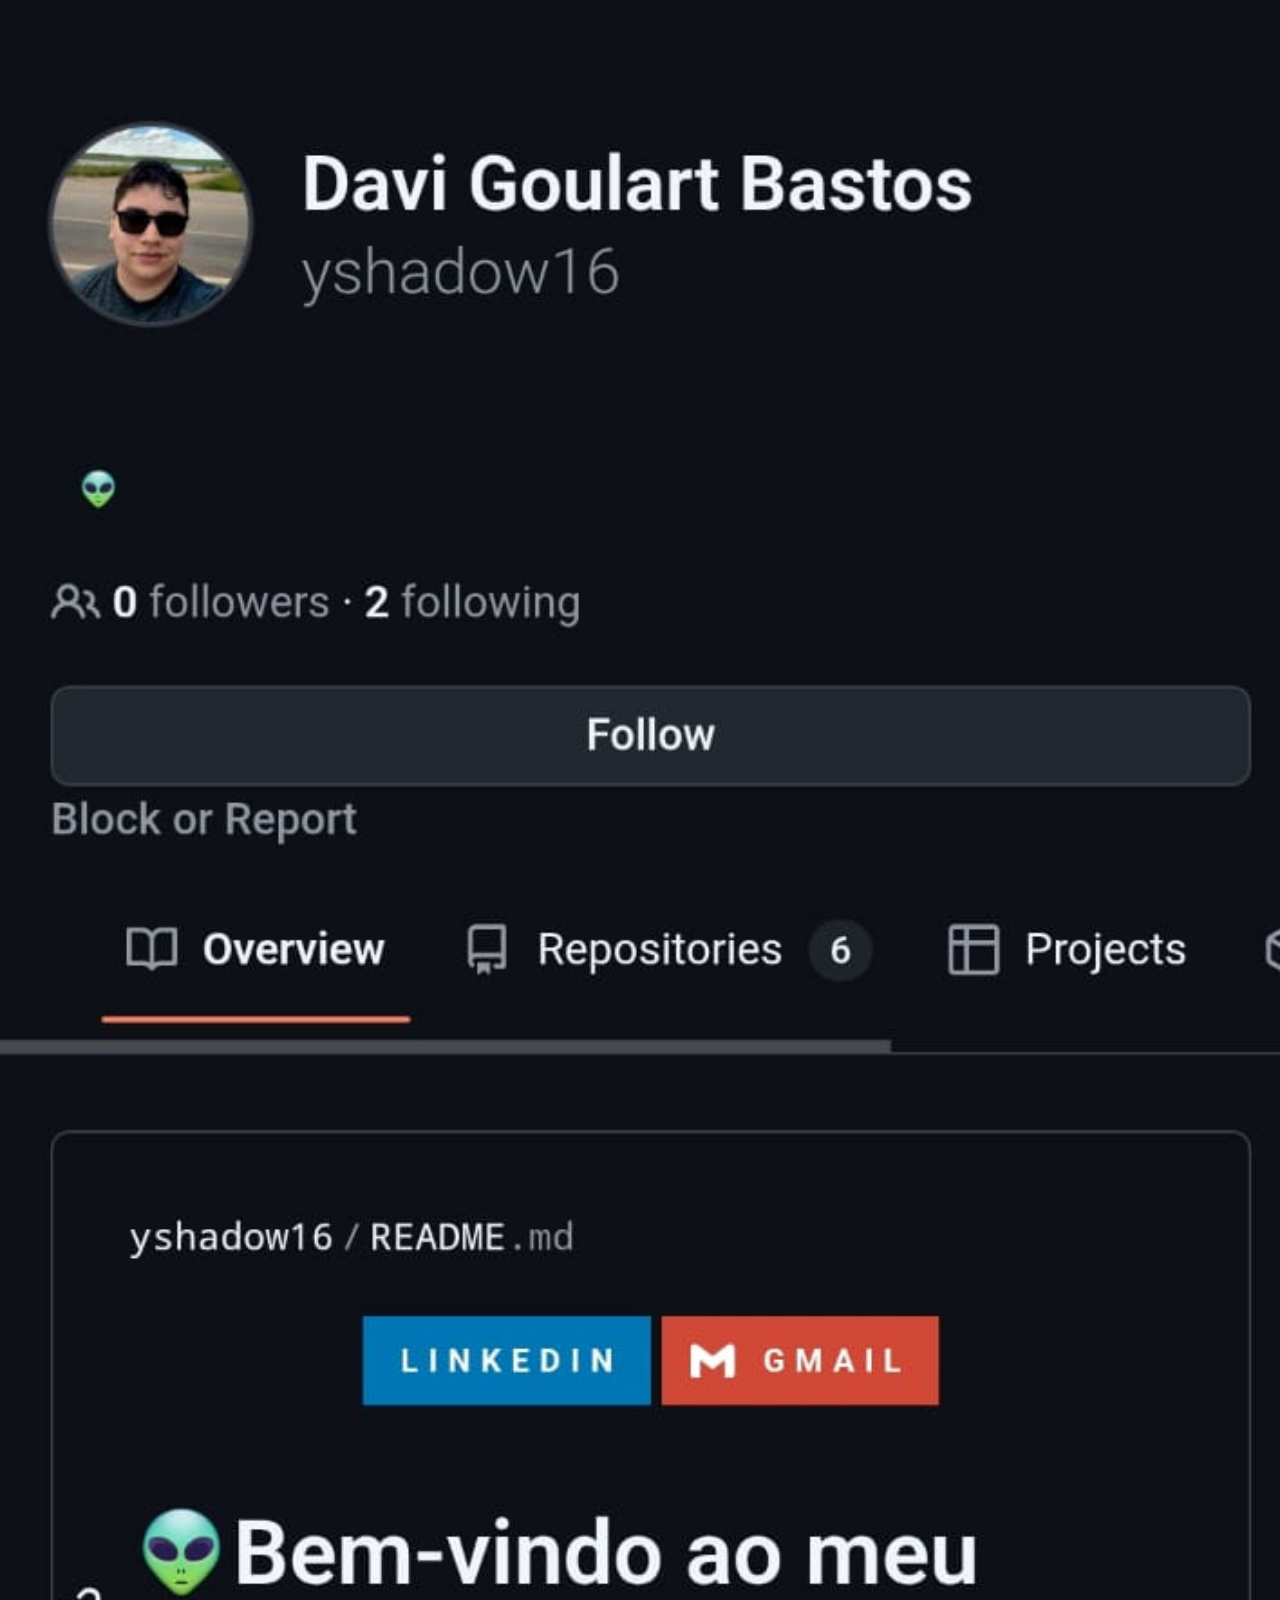
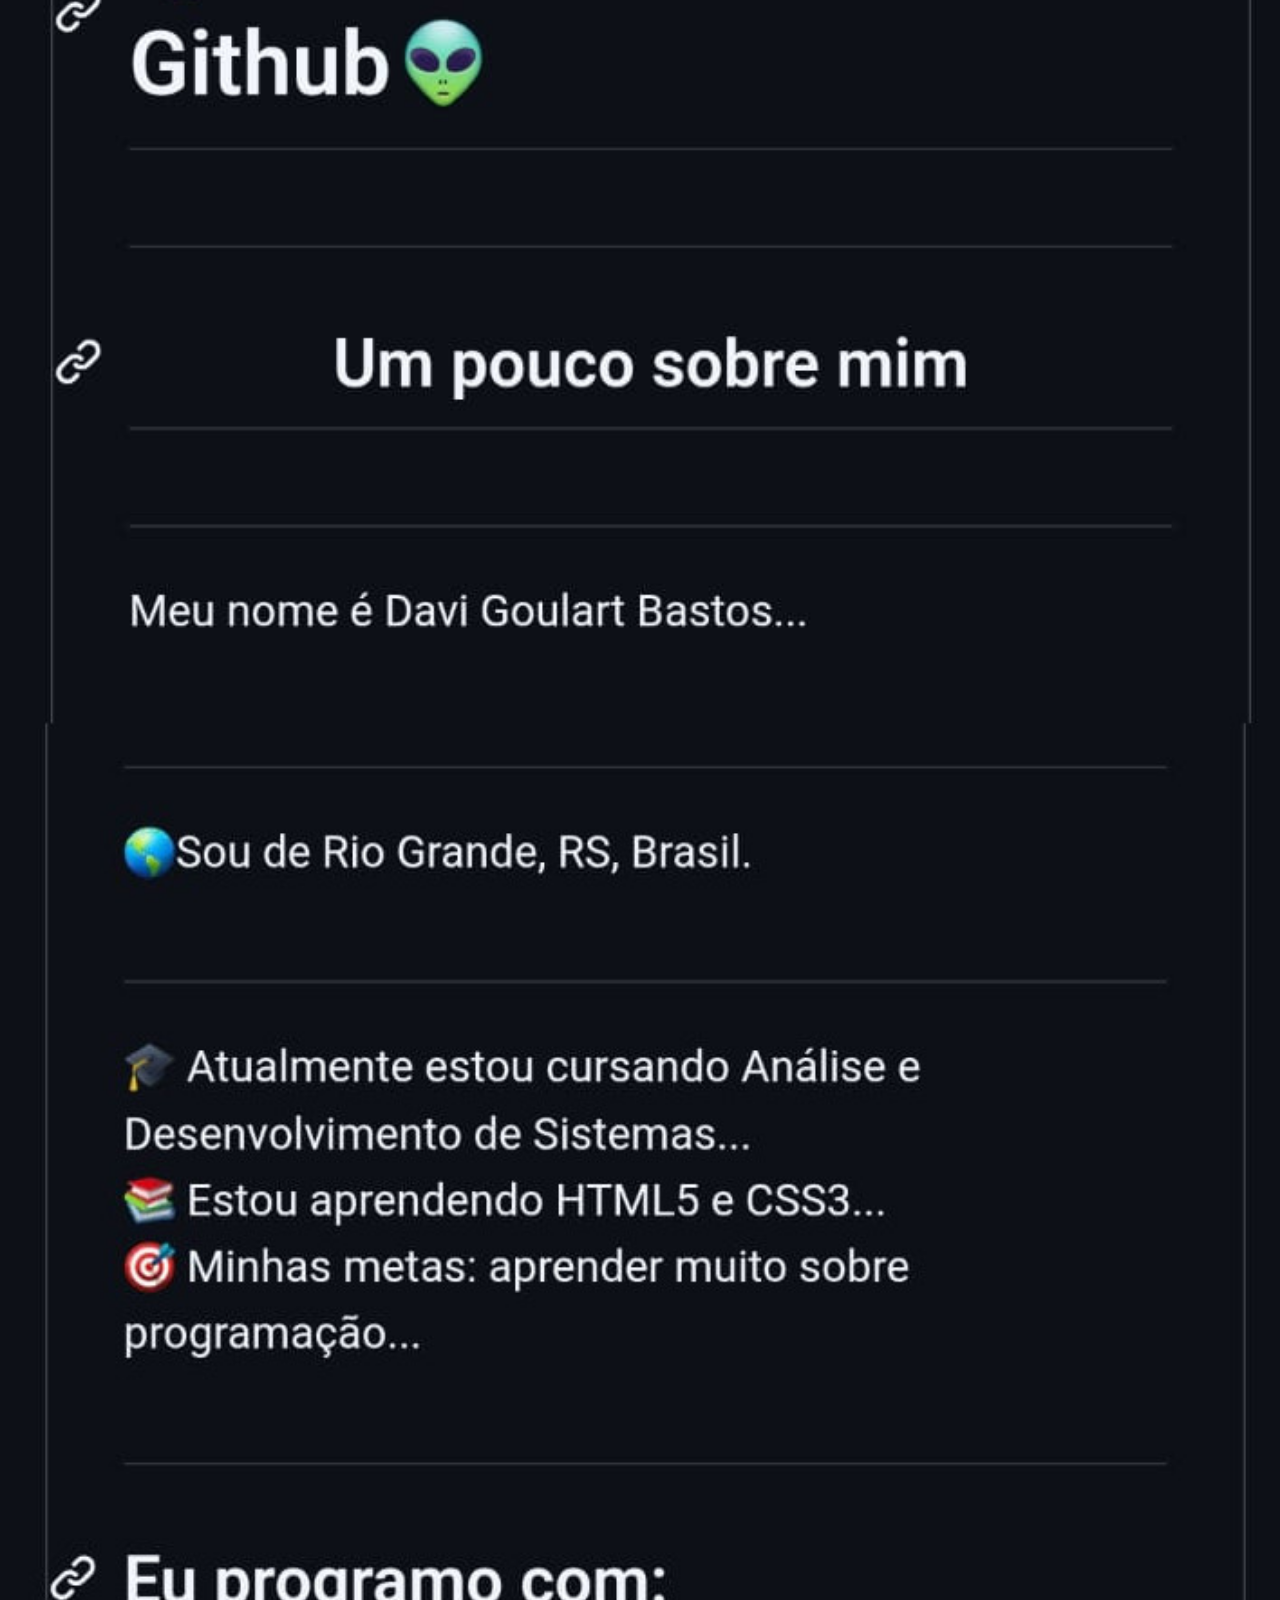
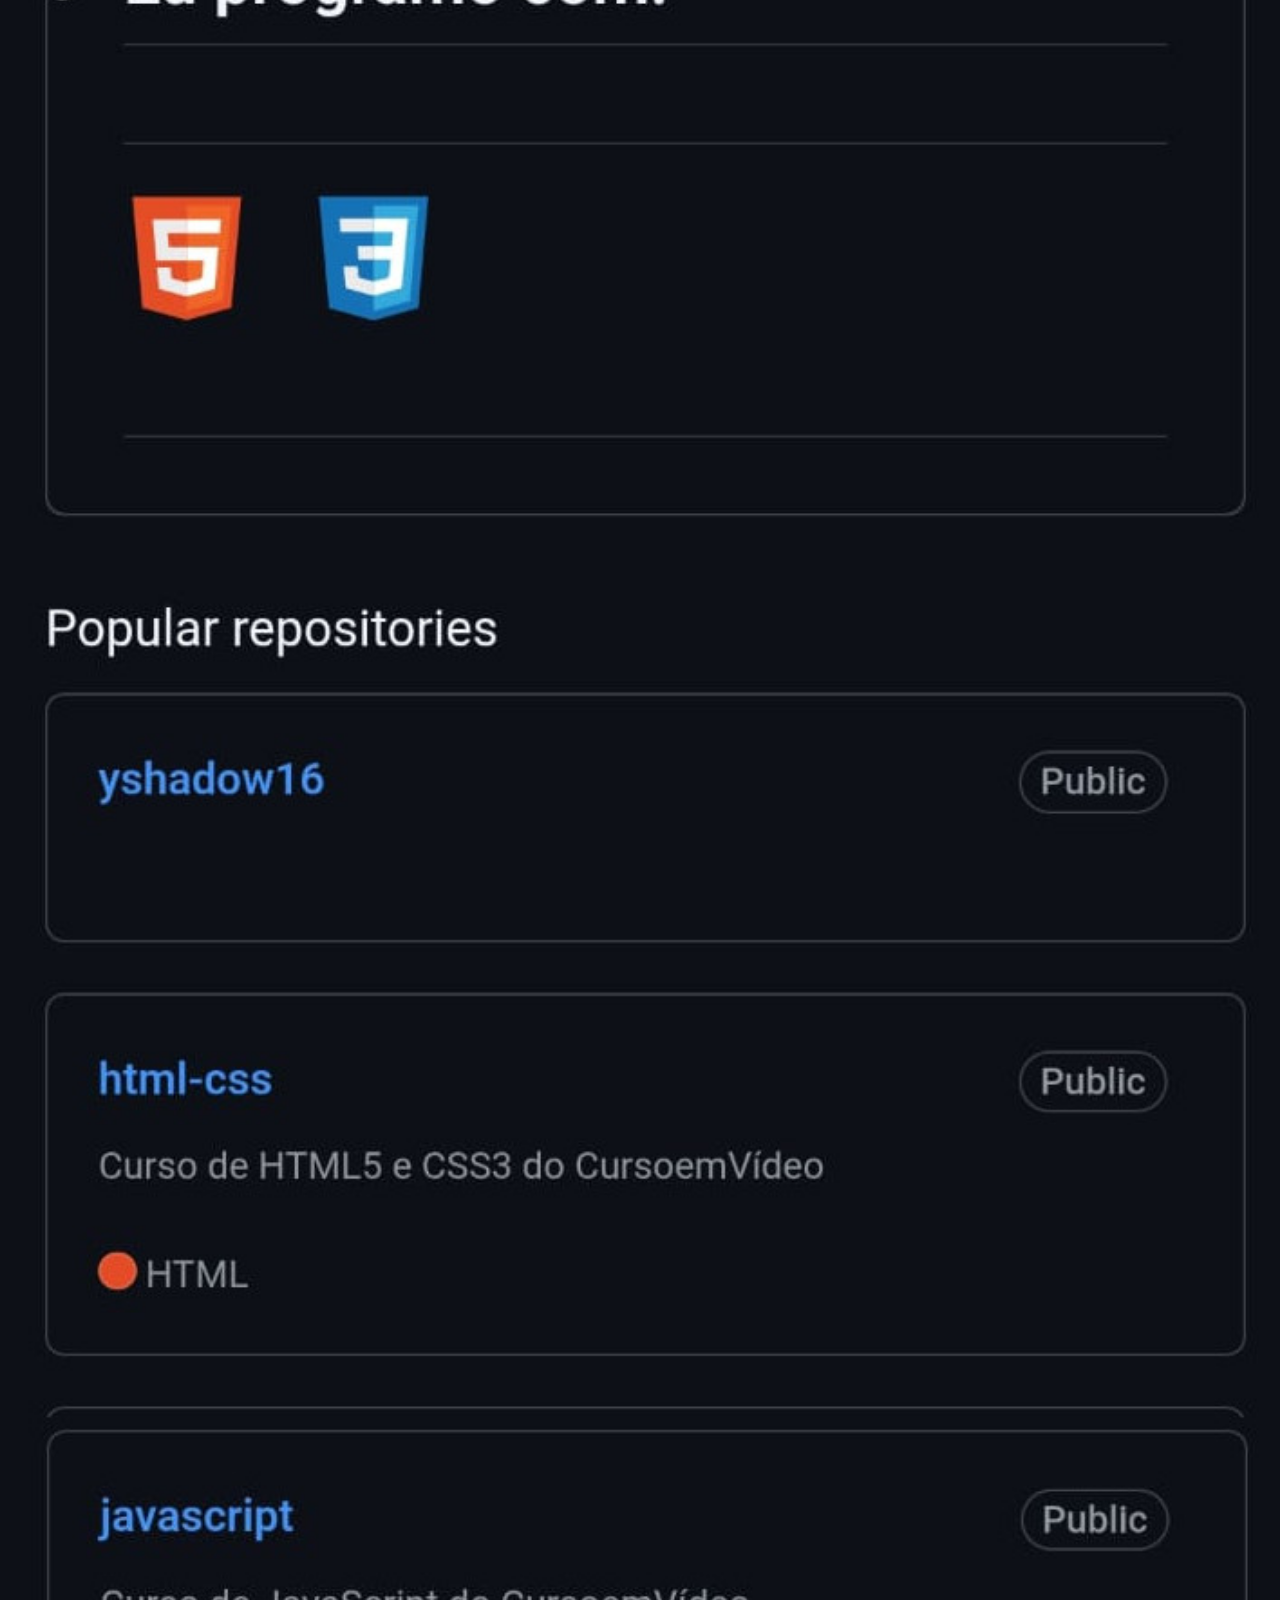
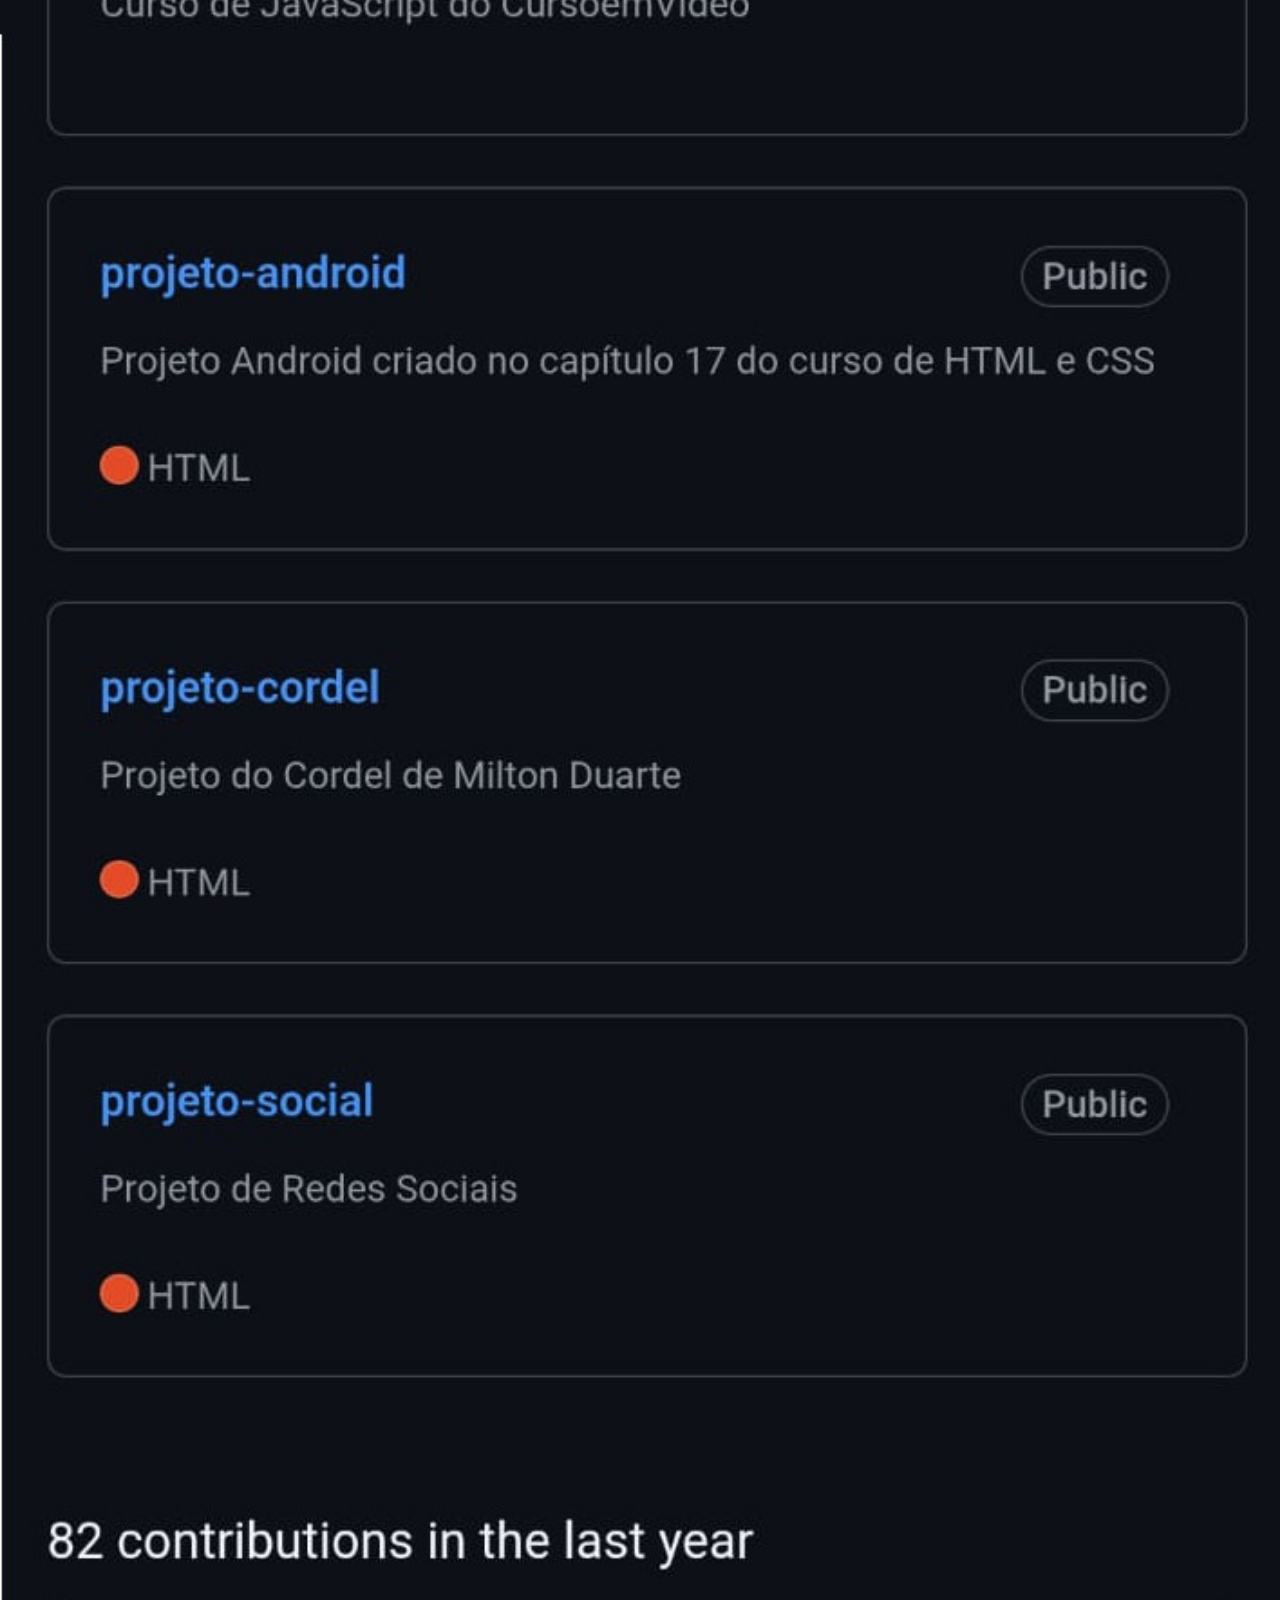
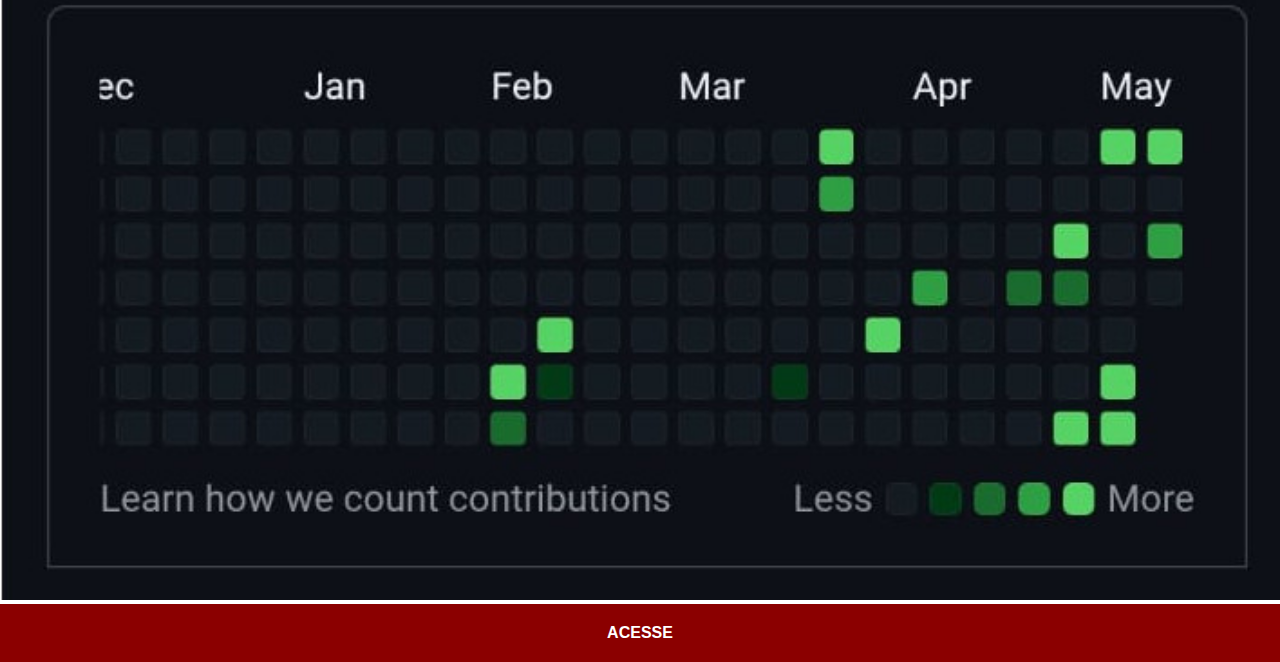
<file: github.html>
<!DOCTYPE html>
<html lang="pt-br">
<head>
    <meta charset="UTF-8">
    <meta name="viewport" content="width=device-width, initial-scale=1.0">
    <title>Github</title>
    <link rel="stylesheet" href="estilos/social.css">
</head>
<body>
    <img src="imagens/tela-github.jpg" alt="Github">
    <a href="https://github.com/yshadow16" target="_blank">ACESSE</a>
</body>
</html>
</file>
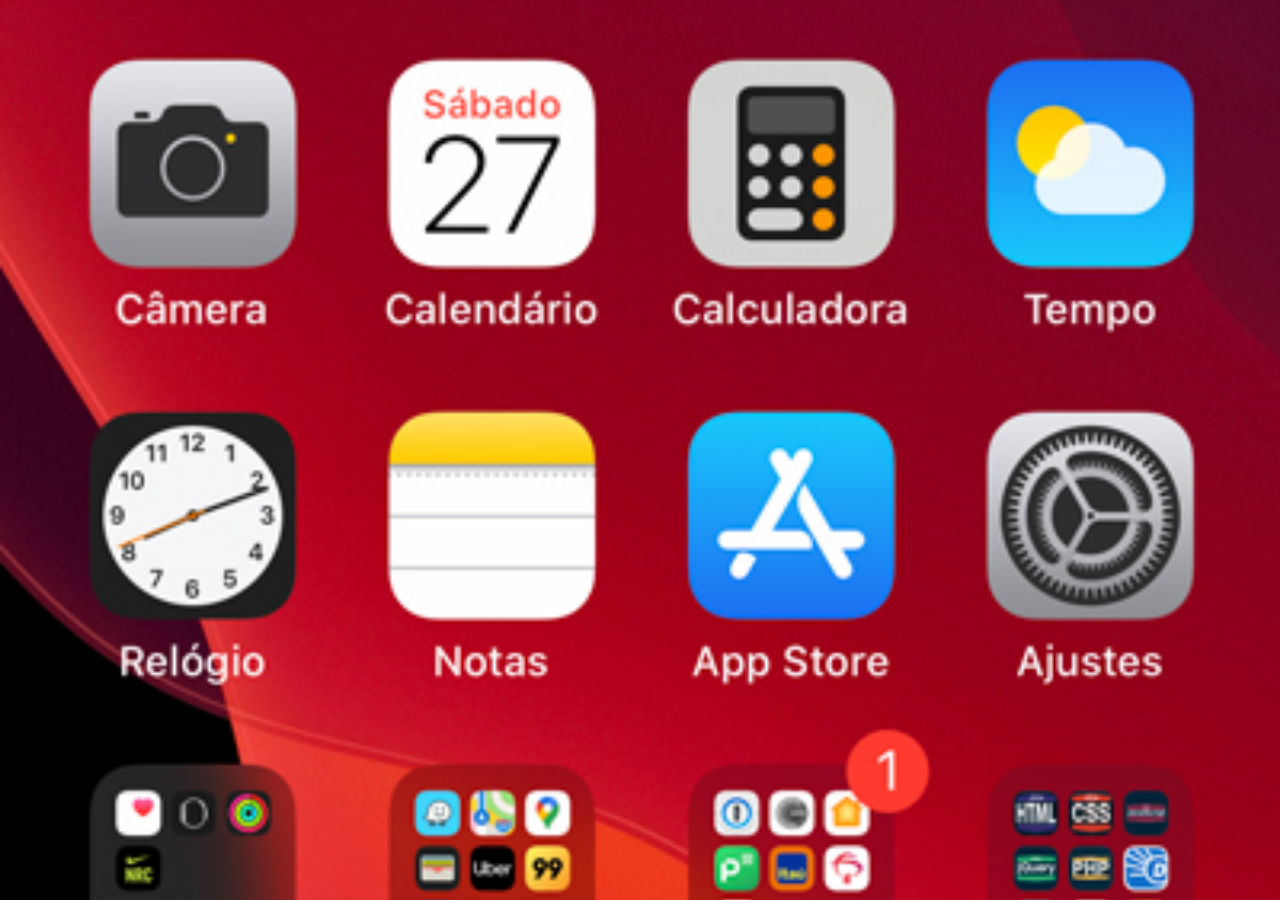
<file: home.html>
<!DOCTYPE html>
<html lang="pt-br">
<head>
    <meta charset="UTF-8">
    <meta name="viewport" content="width=device-width, initial-scale=1.0">
    <title>Home</title>
    <style>
        * {
            margin: 0;
            padding: 0;
        }

        body {
            width: 100vw;
            height: 100vh;
            background: black url(imagens/tela-home.jpg) no-repeat top center;
            background-size: cover;
        }
    </style>
</head>
<body>
    
</body>
</html>
</file>
<file: estilos/social.css>
@charset "UTF-8";

* {
    margin: 0px;
    padding: 0px;
    font-family: Arial, Helvetica, sans-serif;
}

::-webkit-scrollbar {
    width: 0px;
    height: 0px;
}
        
img {
    width: 100vw;
}

a {
    display: block;
    background-color: darkred;
    color: white;
    padding: 20px;
    text-align: center;
    font-weight: bolder;
    text-decoration: none;
}

a:hover {
    background-color: red;
}
</file>
